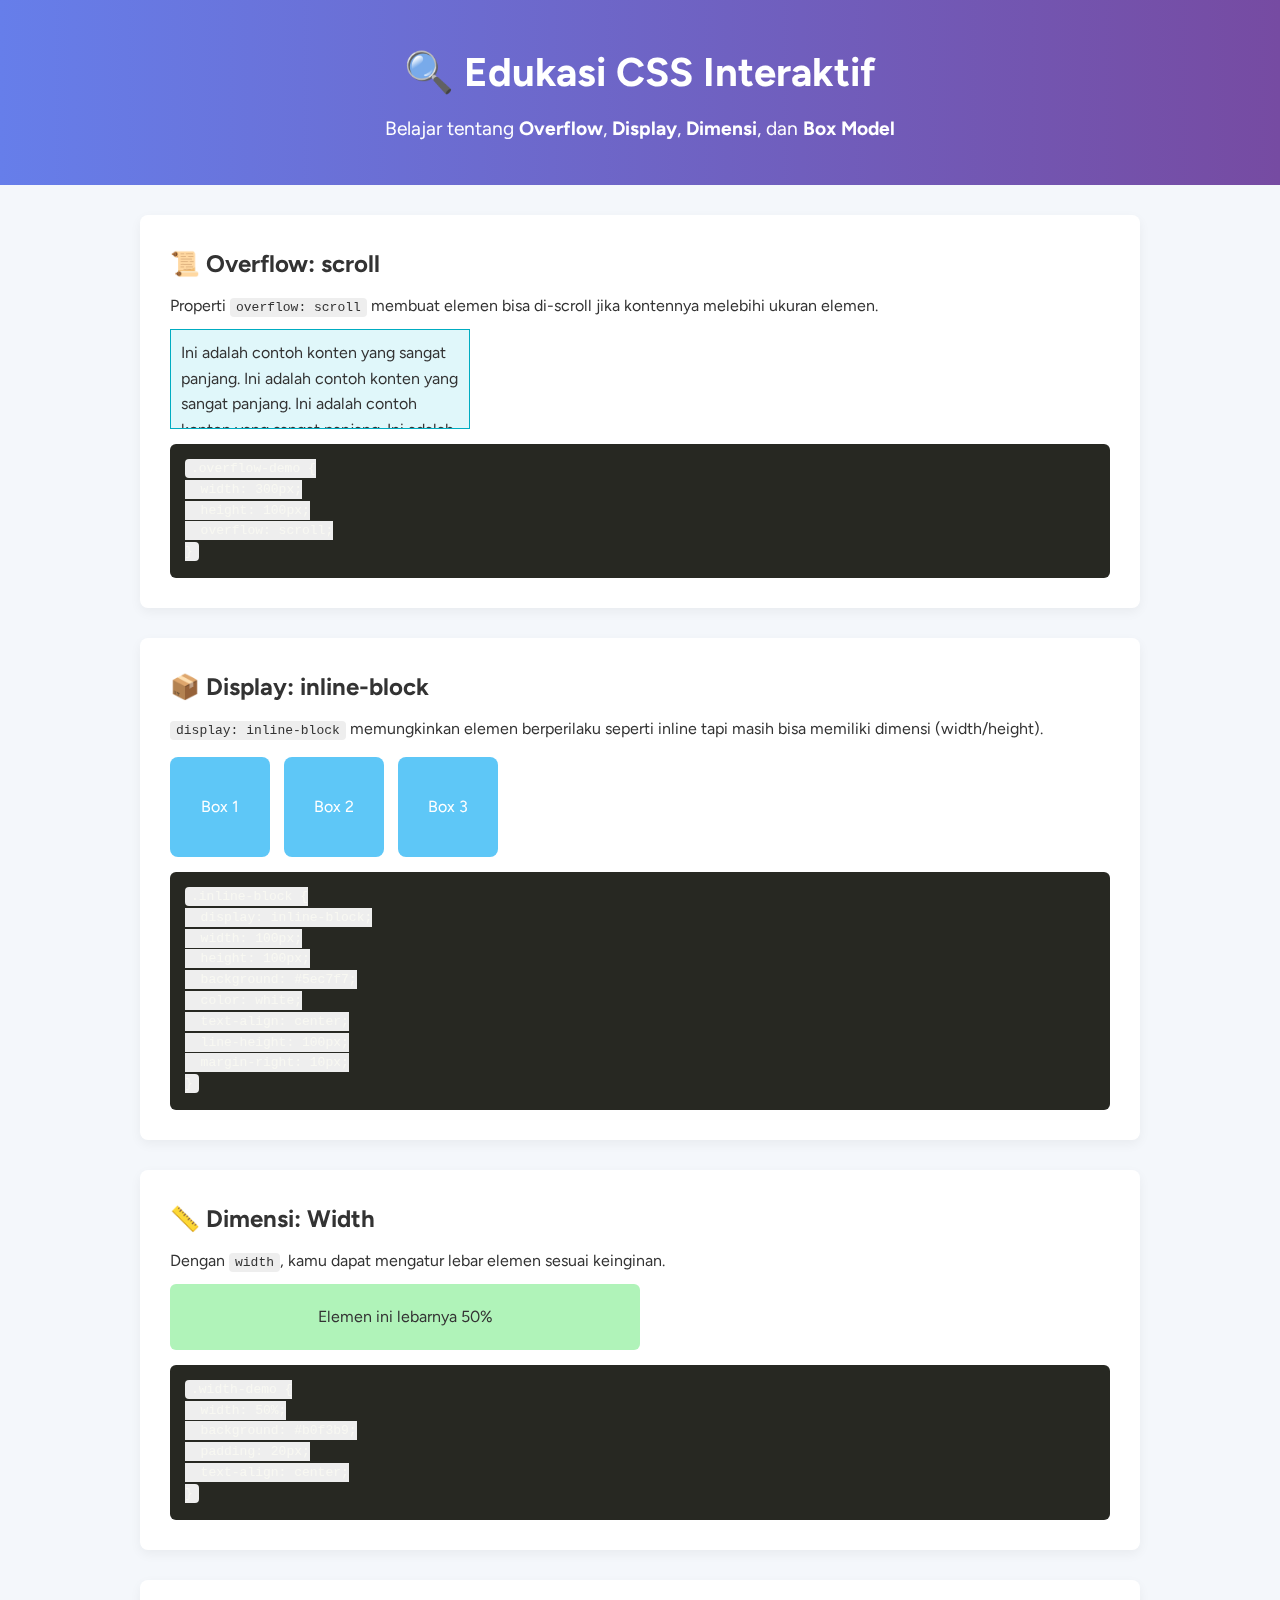
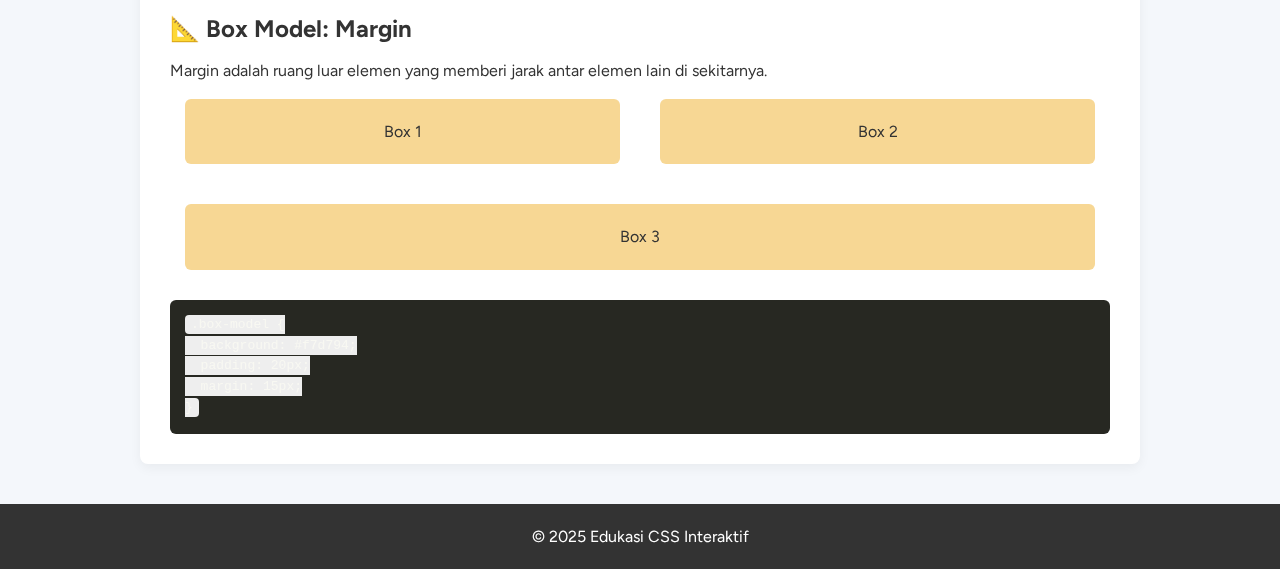
<file: index.html>
<!DOCTYPE html>
<html lang="id">
<head>
  <meta charset="UTF-8">
  <meta name="viewport" content="width=device-width, initial-scale=1.0">
  <title>Edukasi CSS Interaktif</title>
  <link rel="stylesheet" href="iki.css">
  <link href="https://fonts.googleapis.com/css2?family=Figtree:wght@400;600&display=swap" rel="stylesheet">
</head>
<body>
  <header>
    <div class="container">
      <h1>🔍 Edukasi CSS Interaktif</h1>
      <p>Belajar tentang <strong>Overflow</strong>, <strong>Display</strong>, <strong>Dimensi</strong>, dan <strong>Box Model</strong></p>
    </div>
  </header>

  <main class="container">

    <!-- Overflow Section -->
    <section class="section">
      <h2>📜 Overflow: scroll</h2>
      <p>Properti <code>overflow: scroll</code> membuat elemen bisa di-scroll jika kontennya melebihi ukuran elemen.</p>
      <div class="demo-box overflow-demo">
        <p>Ini adalah contoh konten yang sangat panjang. Ini adalah contoh konten yang sangat panjang. Ini adalah contoh konten yang sangat panjang. Ini adalah contoh konten yang sangat panjang. Ini adalah contoh konten yang sangat panjang. Ini adalah contoh konten yang sangat panjang. Ini adalah contoh konten yang sangat panjang.</p>
      </div>
      <pre><code>.overflow-demo {
  width: 300px;
  height: 100px;
  overflow: scroll;
}</code></pre>
    </section>

    <!-- Display: inline-block Section -->
    <section class="section">
      <h2>📦 Display: inline-block</h2>
      <p><code>display: inline-block</code> memungkinkan elemen berperilaku seperti inline tapi masih bisa memiliki dimensi (width/height).</p>
      <div class="demo-display">
        <div class="inline-block">Box 1</div>
        <div class="inline-block">Box 2</div>
        <div class="inline-block">Box 3</div>
      </div>
      <pre><code>.inline-block {
  display: inline-block;
  width: 100px;
  height: 100px;
  background: #5ec7f7;
  color: white;
  text-align: center;
  line-height: 100px;
  margin-right: 10px;
}</code></pre>
    </section>

    <!-- Width (Dimensi) -->
    <section class="section">
      <h2>📏 Dimensi: Width</h2>
      <p>Dengan <code>width</code>, kamu dapat mengatur lebar elemen sesuai keinginan.</p>
      <div class="width-demo">Elemen ini lebarnya 50%</div>
      <pre><code>.width-demo {
  width: 50%;
  background: #b0f3b9;
  padding: 20px;
  text-align: center;
}</code></pre>
    </section>

    <!-- Box Model: Margin -->
    <section class="section">
      <h2>📐 Box Model: Margin</h2>
      <p>Margin adalah ruang luar elemen yang memberi jarak antar elemen lain di sekitarnya.</p>
      <div class="box-model-container">
        <div class="box-model">Box 1</div>
        <div class="box-model">Box 2</div>
        <div class="box-model">Box 3</div>
      </div>
      <pre><code>.box-model {
  background: #f7d794;
  padding: 20px;
  margin: 15px;
}</code></pre>
    </section>

  </main>

  <footer>
    <p>© 2025 Edukasi CSS Interaktif</p>
  </footer>
</body>
</html>
</file>
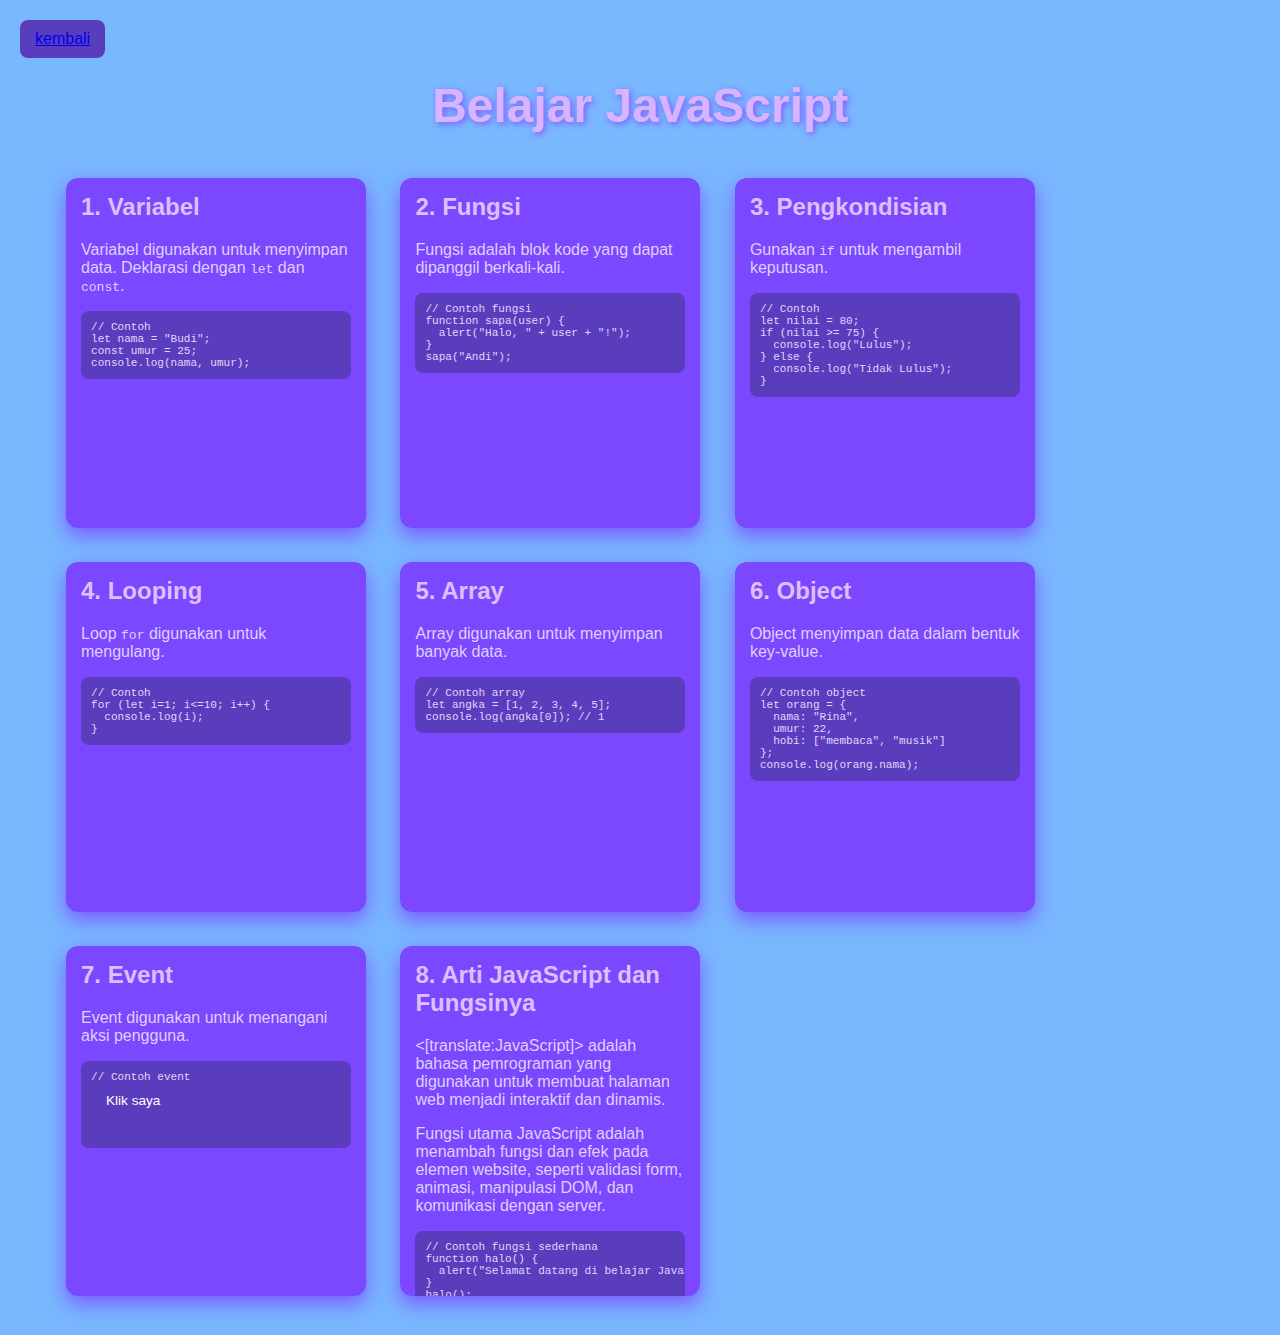
<file: tugas pak robby/index.html>
<!DOCTYPE html>
<html lang="id">
<head>
<meta charset="UTF-8" />
<meta name="viewport" content="width=device-width, initial-scale=1" />
<title>Belajar JavaScript</title>
<style>
  body {
    font-family: 'Segoe UI', Tahoma, Geneva, Verdana, sans-serif;
    background-color: #79b8ff; 
    margin: 0;
    padding: 20px;
    color: #f0eaff;
  }

  header {
    text-align: center;
    margin-bottom: 30px;
  }

  header h1 {
    font-size: 3em;
    margin: 0;
    color: #d8b3ff;
    text-shadow: 2px 2px 6px rgba(123, 50, 255, 0.7);
  }

  header p {
    font-size: 1.2em;
    color: #b3a2ff;
  }

  .back-button {
    display: inline-block;
    margin-bottom: 25px;
    padding: 10px 20px;
    background-color: rgba(123, 50, 255, 0.9);
    color: #fff;
    border: none;
    border-radius: 8px;
    font-size: 1em;
    cursor: pointer;
    transition: background-color 0.3s;
  }

  .back-button:hover {
    background-color: rgba(123, 50, 255, 1);
  }

  .content {
    width: 95%;
    margin: 0 auto;
  }

  .lesson-box {
    display: inline-block;
    width: 300px;
    height: 350px;
    margin: 15px;
    padding: 15px;
    background: rgba(123, 50, 255, 0.85); /* ungu kuat */
    border-radius: 12px;
    box-shadow: 0 8px 20px rgba(123, 50, 255, 0.7);
    box-sizing: border-box;
    overflow: scroll;
    color: #ded1ff;
    transition: transform 0.2s, box-shadow 0.3s;
  }
  .lesson-box:hover {
    transform: scale(1.03);
    box-shadow: 0 15px 30px rgba(123, 50, 255, 0.9);
  }

  .lesson-box h2 {
    margin-top: 0;
    color: #debfff;
  }

  pre {
    background: #5a3dbc;
    padding: 10px;
    border-radius: 8px;
    overflow-x: auto;
    font-size: 0.85em;
    color: #e1d4ff;
  }

  
  .lesson-box::-webkit-scrollbar {
    width: 8px;
  }
  .lesson-box::-webkit-scrollbar-track {
    background: rgba(123, 50, 255, 0.2);
    border-radius: 10px;
  }
  .lesson-box::-webkit-scrollbar-thumb {
    background: #b291ff;
    border-radius: 10px;
  }

  button{
    margin-bottom: 20px;
    padding: 10px 15px;
    background-color: #5a3dbc;
    color: rgb(255, 253, 253);
    border: none;
    border-radius: 8px;
    font-size: 1em;
    cursor: pointer;
    transition: background-color 0.3s;
  }
</style>
</head>
<body>

<button><a href="index2.html">kembali</a></button>

<header>
  <h1>Belajar JavaScript</h1>
  <p></p>
</header>

<div class="content">
  
  <div class="lesson-box">
    <h2>1. Variabel</h2>
    <p>Variabel digunakan untuk menyimpan data. Deklarasi dengan <code>let</code> dan <code>const</code>.</p>
    <pre><code>// Contoh
let nama = "Budi";
const umur = 25;
console.log(nama, umur);</code></pre>
  </div>

  <div class="lesson-box">
    <h2>2. Fungsi</h2>
    <p>Fungsi adalah blok kode yang dapat dipanggil berkali-kali.</p>
    <pre><code>// Contoh fungsi
function sapa(user) {
  alert("Halo, " + user + "!");
}
sapa("Andi");</code></pre>
  </div>

  <div class="lesson-box">
    <h2>3. Pengkondisian</h2>
    <p>Gunakan <code>if</code> untuk mengambil keputusan.</p>
    <pre><code>// Contoh
let nilai = 80;
if (nilai >= 75) {
  console.log("Lulus");
} else {
  console.log("Tidak Lulus");
}</code></pre>
  </div>

  <div class="lesson-box">
    <h2>4. Looping</h2>
    <p>Loop <code>for</code> digunakan untuk mengulang.</p>
    <pre><code>// Contoh
for (let i=1; i<=10; i++) {
  console.log(i);
}</code></pre>
  </div>

  <div class="lesson-box">
    <h2>5. Array</h2>
    <p>Array digunakan untuk menyimpan banyak data.</p>
    <pre><code>// Contoh array
let angka = [1, 2, 3, 4, 5];
console.log(angka[0]); // 1
</code></pre>
  </div>

  <div class="lesson-box">
    <h2>6. Object</h2>
    <p>Object menyimpan data dalam bentuk key-value.</p>
    <pre><code>// Contoh object
let orang = {
  nama: "Rina",
  umur: 22,
  hobi: ["membaca", "musik"]
};
console.log(orang.nama);
</code></pre>
  </div>

  <div class="lesson-box">
    <h2>7. Event</h2>
    <p>Event digunakan untuk menangani aksi pengguna.</p>
    <pre><code>// Contoh event
<button onclick="alert('Klik sekali!')">Klik saya</button>
</code></pre>
  </div>

  <div class="lesson-box">
    <h2>8. Arti JavaScript dan Fungsinya</h2>
    <p><[translate:JavaScript]> adalah bahasa pemrograman yang digunakan untuk membuat halaman web menjadi interaktif dan dinamis.</p>
    <p>Fungsi utama JavaScript adalah menambah fungsi dan efek pada elemen website, seperti validasi form, animasi, manipulasi DOM, dan komunikasi dengan server.</p>
    <pre><code>// Contoh fungsi sederhana
function halo() {
  alert("Selamat datang di belajar JavaScript!");
}
halo();</code></pre>
  </div>

</div>

</body>
</html>
</file>
<file: iki.css>
/* Reset dan Font */
* {
  margin: 0;
  padding: 0;
  box-sizing: border-box;
}
body {
  font-family: 'Figtree', sans-serif;
  line-height: 1.6;
  background: #f4f7fb;
  color: #333;
}

.container {
  width: 90%;
  max-width: 1000px;
  margin: auto;
}

/* Header */
header {
  background: linear-gradient(to right, #667eea, #764ba2);
  color: white;
  padding: 40px 0;
  text-align: center;
  margin-bottom: 30px;
}
header h1 {
  font-size: 2.5rem;
}
header p {
  font-size: 1.2rem;
  margin-top: 10px;
}

/* Sections */
.section {
  background: white;
  padding: 30px;
  border-radius: 8px;
  margin-bottom: 30px;
  box-shadow: 0 4px 12px rgba(0,0,0,0.05);
}
.section h2 {
  color: #333;
  margin-bottom: 10px;
}
.section code {
  background: #eee;
  padding: 2px 6px;
  border-radius: 4px;
}

/* Overflow Demo */
.overflow-demo {
  width: 300px;
  height: 100px;
  overflow: scroll;
  background: #e0f7fa;
  padding: 10px;
  margin: 10px 0;
  border: 1px solid #00acc1;
}

/* Inline-block Demo */
.demo-display {
  margin: 15px 0;
}
.inline-block {
  display: inline-block;
  width: 100px;
  height: 100px;
  background: #5ec7f7;
  color: white;
  text-align: center;
  line-height: 100px;
  margin-right: 10px;
  border-radius: 8px;
}

/* Width Demo */
.width-demo {
  width: 50%;
  background: #b0f3b9;
  padding: 20px;
  text-align: center;
  border-radius: 6px;
  margin: 10px 0;
}

/* Margin Box Model Demo */
.box-model-container {
  display: flex;
  flex-wrap: wrap;
  gap: 10px;
}
.box-model {
  background: #f7d794;
  padding: 20px;
  margin: 15px;
  flex: 1 1 30%;
  text-align: center;
  border-radius: 6px;
}

/* Pre code */
pre {
  background: #272822;
  color: #f8f8f2;
  padding: 15px;
  border-radius: 6px;
  overflow-x: auto;
  margin-top: 15px;
}

/* Footer */
footer {
  text-align: center;
  padding: 20px;
  background: #333;
  color: white;
  margin-top: 40px;
}
</file>
